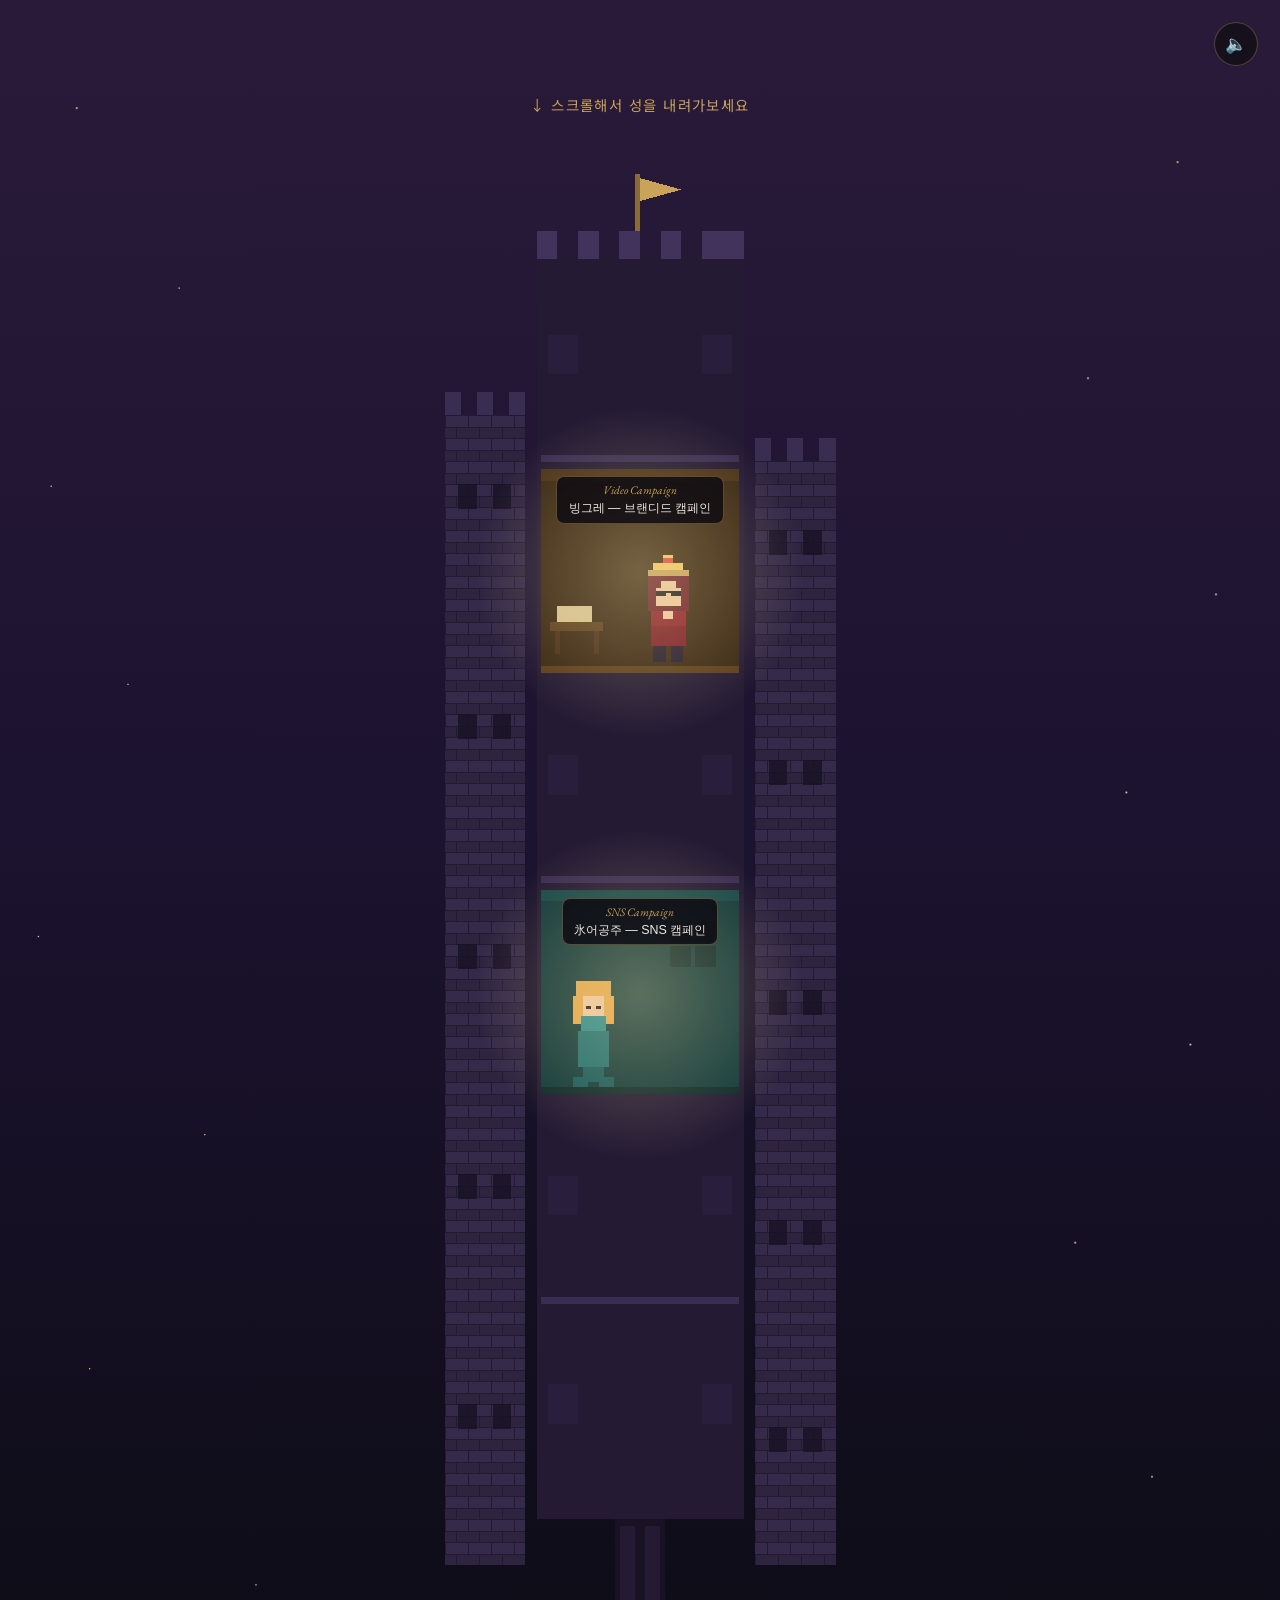
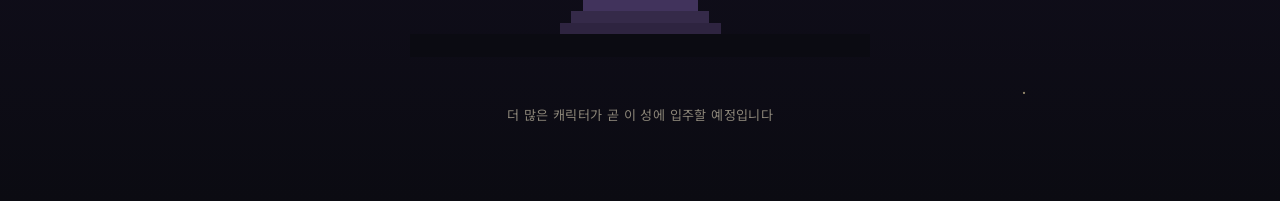
<file: index.html>
<!doctype html>
<html lang="ko">
<head>
<meta charset="UTF-8" />
<meta name="viewport" content="width=device-width, initial-scale=1" />
<title>선진이 포폴 — 하나의 성</title>
<link rel="stylesheet" href="style.css?v=10" />
</head>
<body>

  <button id="ambience-btn" title="앰비언스 사운드" aria-label="앰비언스 사운드">🔈</button>

  <!-- ================= 성 스크롤 페이지 ================= -->
  <main id="view-castle">
    <div class="castle-intro">
      <p class="prompt">↓ 스크롤해서 성을 내려가보세요</p>
    </div>

    <div class="castle-wrap">
      <img src="images/castle-pixel.svg?v=3" class="castle-img" alt="하나의 성" />

      <button class="floor-hotspot" data-floor="binggrae" style="top:20.5%;height:14%;">
        <span class="floor-glow"></span>
        <span class="floor-tag">
          <em>Video Campaign</em>
          빙그레 — 브랜디드 캠페인
        </span>
      </button>

      <button class="floor-hotspot" data-floor="mermaid" style="top:48.7%;height:14%;">
        <span class="floor-glow"></span>
        <span class="floor-tag">
          <em>SNS Campaign</em>
          氷어공주 — SNS 캠페인
        </span>
      </button>
    </div>

    <p class="castle-outro">더 많은 캐릭터가 곧 이 성에 입주할 예정입니다</p>
  </main>

  <!-- ================= 프로젝트 상세 오버레이 ================= -->
  <div id="chamber-overlay">
    <button id="overlay-close">✕ 성으로 돌아가기</button>

    <div id="chamber-video" class="chamber-type video-chamber">
      <div class="video-hero">
        <video id="hero-video" class="hero-video" muted loop playsinline autoplay></video>
        <button id="hero-mute" class="hero-mute" aria-label="소리 켜기/끄기">🔇</button>
        <div class="hero-overlay" id="hero-overlay">
          <p class="eyebrow" id="video-eyebrow"></p>
          <h2 id="video-title"></h2>
        </div>
        <button id="wn-cta" class="wn-cta">
          Working Note <span class="wn-cta-arrow">⌄</span>
        </button>
      </div>

      <div id="working-notes" class="notes-section">
        <div class="notes-inner">
          <p class="eyebrow">기획의도</p>
          <div class="meta-grid">
            <div><span class="meta-label">ISSUE</span><p id="wn-issue"></p></div>
            <div><span class="meta-label">SOLUTION</span><p id="wn-solution"></p></div>
          </div>

          <p class="eyebrow notes-copy-label">카피라이팅</p>
          <div class="credits" id="wn-script"></div>
        </div>
      </div>
    </div>

    <div id="chamber-sns" class="chamber-type">
      <div class="chamber-label">
        <p class="eyebrow" id="sns-eyebrow"></p>
        <h2 id="sns-title"></h2>
      </div>

      <div class="carousel" id="sns-carousel"></div>
      <p class="hint">← / → 로 게시물 탐색, 클릭하면 카피 전체 보기</p>

      <div id="sns-detail" class="panel">
        <button class="panel-close" id="sns-close" aria-label="닫기">✕</button>
        <div class="panel-inner sns-detail-inner">
          <div class="sns-detail-image" id="sns-detail-image"></div>
          <p class="sns-detail-caption" id="sns-detail-caption"></p>
        </div>
      </div>
    </div>
  </div>

  <script src="script.js?v=5"></script>
</body>
</html>
</file>
<file: style.css>
@import url('https://fonts.googleapis.com/css2?family=EB+Garamond:ital,wght@0,400;0,600;1,400&family=Noto+Sans+KR:wght@300;400;600;700&display=swap');

:root{
  --gold:#c9a35a;
  --gold-soft:#e8d4a0;
  --ink:#0b0b0d;
  --paper:#efe9de;
}

*{box-sizing:border-box;}
html,body{
  margin:0;
  background:#0b0912;
  color:var(--paper);
  font-family:'Noto Sans KR', system-ui, sans-serif;
}

.eyebrow{
  font-family:'EB Garamond', serif;
  font-style:italic;
  letter-spacing:.08em;
  color:var(--gold);
  font-size:1.1rem;
  margin:0 0 .5em;
}

/* ---------- CHROME ---------- */
#ambience-btn{
  position:fixed; top:1.4rem; right:1.4rem;
  width:44px; height:44px;
  border-radius:50%;
  border:1px solid rgba(201,163,90,.35);
  background:rgba(11,11,13,.6);
  color:var(--gold-soft);
  font-size:1.1rem;
  cursor:pointer;
  z-index:60;
  backdrop-filter:blur(6px);
}
#ambience-btn.on{ border-color:var(--gold); box-shadow:0 0 0 3px rgba(201,163,90,.15); }

/* ---------- 성 스크롤 페이지 ---------- */
/* 성 SVG 자체는 배경이 투명하고, 페이지 전체에 동일한 그라디언트+별을 깔아서
   PC 와이드 화면에서도 세로 이미지가 사각형으로 도드라져 보이지 않게 함 */
#view-castle{
  min-height:100vh;
  display:flex;
  flex-direction:column;
  align-items:center;
  padding:5rem 1.5rem 4rem;
  background:
    radial-gradient(1.6px 1.6px at 6% 6%, #e8d4a0, transparent),
    radial-gradient(1.6px 1.6px at 92% 9%, #e8d4a0, transparent),
    radial-gradient(1.2px 1.2px at 14% 16%, #e8d4a0, transparent),
    radial-gradient(1.6px 1.6px at 85% 21%, #e8d4a0, transparent),
    radial-gradient(1.2px 1.2px at 4% 27%, #e8d4a0, transparent),
    radial-gradient(1.6px 1.6px at 95% 33%, #e8d4a0, transparent),
    radial-gradient(1.2px 1.2px at 10% 38%, #e8d4a0, transparent),
    radial-gradient(1.6px 1.6px at 88% 44%, #e8d4a0, transparent),
    radial-gradient(1.2px 1.2px at 3% 52%, #e8d4a0, transparent),
    radial-gradient(1.6px 1.6px at 93% 58%, #e8d4a0, transparent),
    radial-gradient(1.2px 1.2px at 16% 63%, #e8d4a0, transparent),
    radial-gradient(1.6px 1.6px at 84% 69%, #e8d4a0, transparent),
    radial-gradient(1.2px 1.2px at 7% 76%, #e8d4a0, transparent),
    radial-gradient(1.6px 1.6px at 90% 82%, #e8d4a0, transparent),
    radial-gradient(1.2px 1.2px at 20% 88%, #e8d4a0, transparent),
    radial-gradient(1.6px 1.6px at 80% 94%, #e8d4a0, transparent),
    linear-gradient(180deg, #2a1a3a 0%, #1c1330 45%, #0b0b12 100%);
  background-repeat:no-repeat;
  background-size:100% 100%;
}
.castle-intro{
  text-align:center;
  margin-bottom:2rem;
}
.castle-intro .prompt{
  font-size:.9rem;
  letter-spacing:.1em;
  color:var(--gold);
  animation:pulse 2.4s ease-in-out infinite;
}
@keyframes pulse{ 0%,100%{opacity:.5;} 50%{opacity:1;} }

.castle-wrap{
  position:relative;
  width:100%;
  max-width:460px;
}
.castle-img{
  display:block;
  width:100%;
  height:auto;
  image-rendering:pixelated;
}

.floor-hotspot{
  position:absolute;
  left:20%; width:60%;
  display:flex; align-items:flex-start; justify-content:center;
  padding-top:.6em;
  background:none; border:none;
  cursor:pointer;
  -webkit-tap-highlight-color:transparent;
}
.floor-glow{
  position:absolute; inset:-30% -10%;
  background:radial-gradient(ellipse at center, rgba(232,212,160,.35), transparent 70%);
  opacity:0;
  transition:opacity .8s ease;
  pointer-events:none;
}
.floor-tag{
  position:relative;
  display:flex; flex-direction:column; gap:.15em;
  background:rgba(11,9,18,.82);
  border:1px solid rgba(201,163,90,.4);
  border-radius:8px;
  padding:.5em .9em;
  font-size:.78rem;
  line-height:1.3;
  color:var(--paper);
  opacity:0;
  transform:translateY(10px);
  transition:opacity .7s cubic-bezier(.22,1,.36,1), transform .7s cubic-bezier(.22,1,.36,1);
  white-space:nowrap;
}
.floor-tag em{
  font-family:'EB Garamond', serif;
  font-style:italic;
  color:var(--gold);
  font-size:.72rem;
}
.floor-hotspot.revealed .floor-tag{ opacity:1; transform:translateY(0); }
.floor-hotspot.revealed .floor-glow{ opacity:1; }
.floor-hotspot:hover .floor-tag{ border-color:var(--gold); }

.castle-outro{
  margin-top:3rem;
  font-size:.82rem;
  color:#8b8578;
  letter-spacing:.03em;
  text-align:center;
}

/* ---------- 오버레이 공통 ---------- */
#chamber-overlay{
  position:fixed; inset:0;
  display:none;
  background:var(--ink);
  z-index:100;
}
#chamber-overlay.open{ display:block; }

#overlay-close{
  position:fixed; top:1.4rem; left:1.4rem; z-index:110;
  border-radius:999px;
  border:1px solid rgba(201,163,90,.35);
  background:rgba(11,11,13,.6);
  color:var(--gold-soft);
  font-size:.8rem;
  letter-spacing:.03em;
  padding:.6em 1.1em;
  cursor:pointer;
  backdrop-filter:blur(6px);
}

.chamber-type{
  position:absolute; inset:0;
  display:none;
  flex-direction:column;
  align-items:center;
  justify-content:center;
  justify-content:safe center;
  padding:clamp(1rem,5vh,3rem) 1.5rem;
  overflow-y:auto;
}
.chamber-type.active{ display:flex; }

.chamber-label{ text-align:center; margin-bottom:1.6rem; }
.chamber-label h2{
  font-family:'EB Garamond', serif;
  font-weight:600;
  font-size:clamp(1.8rem,4vw,2.8rem);
  margin:0;
}
.hint{ margin-top:1.2rem; font-size:.85rem; color:#8b8578; letter-spacing:.04em; }

/* ---------- VIDEO CHAMBER ---------- */
.video-chamber{
  padding:0;
  align-items:initial;
  justify-content:initial;
  scroll-behavior:smooth;
}
.video-chamber.active{ display:block; }

.video-hero{
  position:relative;
  height:100vh;
  width:100%;
  display:flex;
  align-items:flex-end;
  justify-content:center;
  background:#000;
  overflow:hidden;
}
.hero-video{
  position:absolute; inset:0;
  width:100%; height:100%;
  object-fit:cover;
  opacity:.85;
}
.video-hero::after{
  content:"";
  position:absolute; inset:0;
  background:linear-gradient(180deg, rgba(0,0,0,.15) 0%, rgba(0,0,0,.55) 70%, rgba(0,0,0,.85) 100%);
  pointer-events:none;
}
.hero-overlay{
  position:absolute; top:38%; left:50%;
  transform:translate(-50%,-50%);
  text-align:center;
  z-index:2;
  text-shadow:0 2px 30px rgba(0,0,0,.8);
}
.hero-overlay h2{
  font-family:'EB Garamond', serif;
  font-weight:600;
  font-size:clamp(1.8rem,4vw,2.8rem);
  margin:0;
}
.hero-mute{
  position:absolute; bottom:6.5rem; right:1.5rem; z-index:2;
  width:40px; height:40px; border-radius:50%;
  border:1px solid rgba(201,163,90,.4);
  background:rgba(11,11,13,.6);
  color:var(--gold-soft);
  cursor:pointer; font-size:1rem;
  backdrop-filter:blur(6px);
}
.wn-cta{
  position:relative; z-index:2;
  margin-bottom:3.2rem;
  background:none; border:none;
  color:var(--gold-soft);
  font-family:'Noto Sans KR', sans-serif;
  font-size:.95rem;
  letter-spacing:.1em;
  cursor:pointer;
  padding:.6em 1.2em;
  border:1px solid rgba(201,163,90,.35);
  border-radius:999px;
  transition:background .2s ease, border-color .2s ease;
}
.wn-cta:hover{ background:rgba(201,163,90,.1); border-color:var(--gold); }
.wn-cta-arrow{ display:inline-block; animation:bob 1.6s ease-in-out infinite; }
@keyframes bob{ 0%,100%{transform:translateY(0);} 50%{transform:translateY(4px);} }

.notes-section{
  background:radial-gradient(ellipse at 50% 0%, #1c1610 0%, #0b0b0d 60%);
  padding:4rem clamp(1.2rem,4vw,3rem) 6rem;
}
.notes-inner{ max-width:720px; margin:0 auto; }
.notes-inner .eyebrow{ text-align:center; }
.notes-copy-label{ margin-top:2.6rem; }

/* ---------- SNS CHAMBER ---------- */
#chamber-sns{ background:radial-gradient(ellipse at 50% 30%, #14131c 0%, #0b0b0d 75%); }

.carousel{
  display:flex;
  gap:1rem;
  align-items:center;
  max-width:100%;
  overflow:hidden;
  padding:1rem 0;
}
.thumb{
  flex:0 0 auto;
  width:150px; height:190px;
  border-radius:10px;
  border:1px solid rgba(201,163,90,.25);
  background-size:cover;
  background-position:center;
  display:flex; align-items:flex-end;
  padding:.6rem;
  font-size:.7rem;
  color:var(--paper);
  cursor:pointer;
  opacity:.45;
  transform:scale(.9);
  transition:opacity .3s ease, transform .3s ease, border-color .3s ease;
  background-color:#1a1a22;
}
.thumb span{
  background:rgba(0,0,0,.55);
  padding:.3em .5em;
  border-radius:4px;
  line-height:1.3;
}
.thumb.active{
  opacity:1;
  transform:scale(1.08);
  border-color:var(--gold);
  box-shadow:0 10px 40px rgba(0,0,0,.5);
}

/* ---------- PANELS (SNS detail) ---------- */
.panel{
  position:fixed; inset:0;
  background:rgba(6,6,8,.94);
  display:none;
  align-items:flex-end;
  justify-content:center;
  z-index:120;
}
.panel.open{ display:flex; }
.panel-inner{
  position:relative;
  width:min(760px, 92vw);
  max-height:82vh;
  overflow-y:auto;
  background:#111014;
  border:1px solid rgba(201,163,90,.25);
  border-bottom:none;
  border-radius:14px 14px 0 0;
  padding:2.4rem clamp(1.2rem,4vw,3rem) 4rem;
}
.panel-close{
  position:absolute; top:1rem; right:1rem;
  width:38px; height:38px; border-radius:50%;
  border:1px solid rgba(201,163,90,.4);
  background:#111014; color:var(--gold-soft);
  cursor:pointer; font-size:1rem;
  z-index:121;
}

.meta-grid{
  display:grid;
  grid-template-columns:repeat(auto-fit, minmax(180px,1fr));
  gap:1.4rem;
  margin-bottom:1.8rem;
  padding-bottom:1.8rem;
  border-bottom:1px solid rgba(201,163,90,.15);
}
.meta-label{
  display:block;
  font-size:.7rem;
  letter-spacing:.1em;
  color:var(--gold);
  margin-bottom:.4em;
}
.meta-grid p{ margin:0; font-size:.9rem; line-height:1.6; color:#d8d3c8; }

.credits{
  text-align:center;
  font-family:'EB Garamond', serif;
  font-size:1.1rem;
  line-height:2.4;
  color:#cfc9bc;
  padding-top:1rem;
}
.credits .speaker{
  display:block;
  color:var(--gold);
  font-size:.75rem;
  letter-spacing:.1em;
  font-family:'Noto Sans KR', sans-serif;
  margin-top:1.6em;
}
.credits .line{ margin:0; }

.sns-detail-inner{ text-align:center; }
.sns-detail-image{
  width:100%; aspect-ratio:4/5; max-width:360px; margin:0 auto 1.4rem;
  border-radius:10px;
  background-size:cover; background-position:center;
  background-color:#1a1a22;
  border:1px solid rgba(201,163,90,.25);
}
.sns-detail-caption{
  font-family:'EB Garamond', serif;
  font-size:1.3rem;
  line-height:1.6;
  color:var(--paper);
}
</file>
